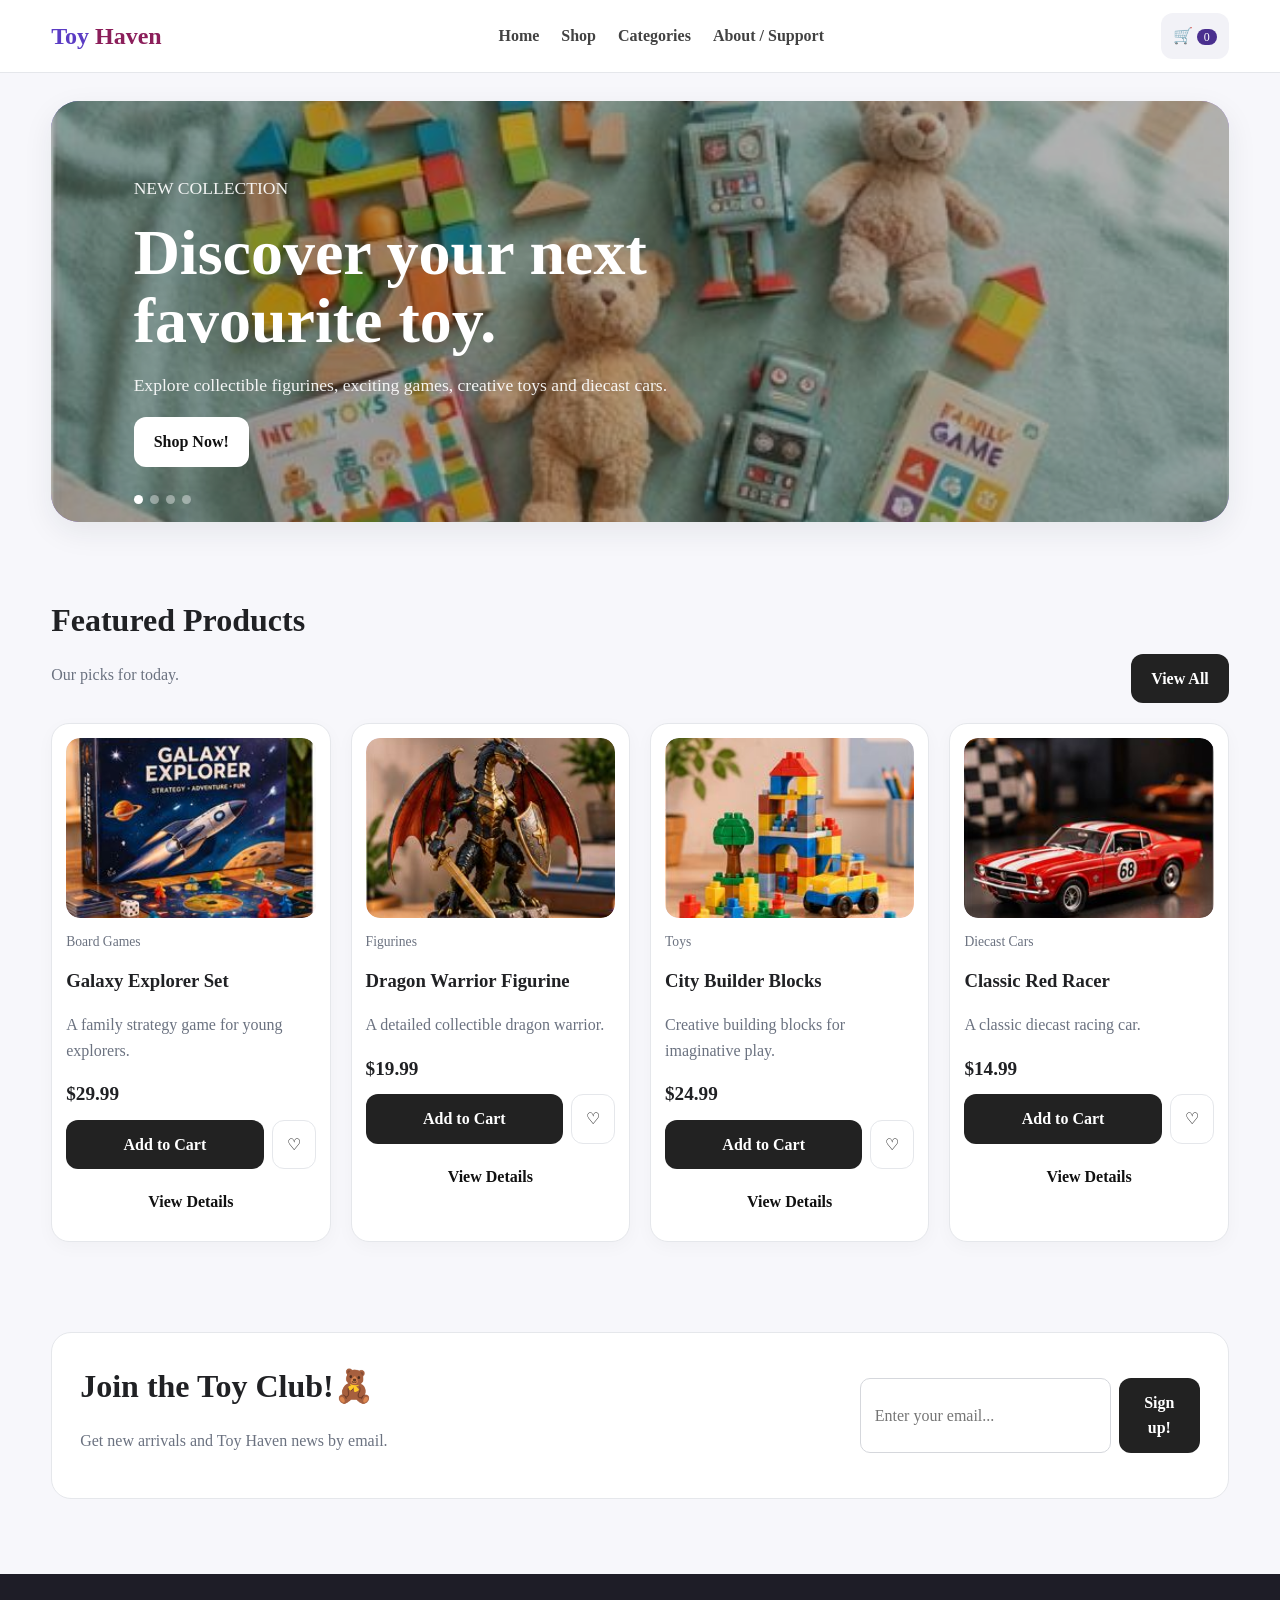
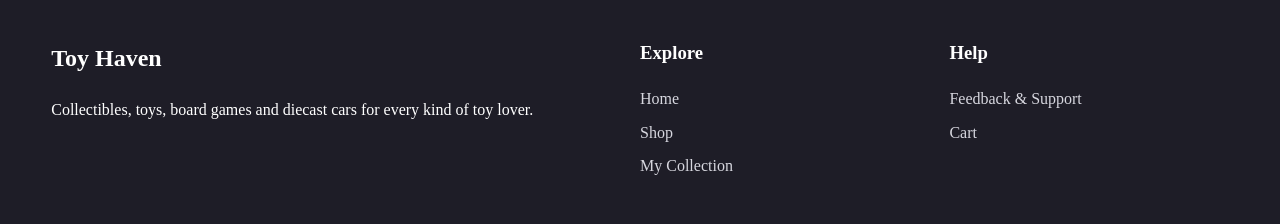
<file: index.html>
<!doctype html>
<html lang="en">

<head>
<meta charset="utf-8">
<meta name="viewport" content="width=device-width,initial-scale=1">
<meta name="description" content="Toy Haven collectible toys and games">
<meta name="theme-color" content="#5b3cc4">
<title>Home | Toy Haven</title>
<link rel="manifest" href="manifest.json">
<link rel="icon" href="favicon.svg" type="image/svg+xml">
<link rel="stylesheet" href="css/style.css">
</head>

<body data-page="home">
<header class="site-header">
    <div class="container navbar">
<a class="logo" href="index.html">Toy <span>Haven</span></a>
<button class="hamburger" id="hamburger" aria-label="Open menu">☰</button>

<nav class="nav-links" id="navLinks">
<a href="index.html">Home</a>
<a href="products.html">Shop</a>
<a href="products.html">Categories</a>
<a href="feedback.html">About / Support</a>
</nav>

<div class="nav-actions">
    <a href="cart.html" class="icon-btn">🛒 <span class="cart-count" data-cart-count>0</span></a>
</div>
</div>
</header> 

<main>
<div class="container">
    <!--first slide-->
<section class="hero">
<div class="hero-slide active hero-collection">
    <div class="hero-content">
    <p>NEW COLLECTION</p>
    <h1>Discover your next favourite toy.</h1>
    <p>Explore collectible figurines, exciting games, creative toys and diecast cars.</p>
    <a class="btn btn-light" href="products.html">Shop Now!</a>
</div></div>
<!--second slide-->
<div class="hero-slide hero-figurines">
    <div class="hero-content">
        <p>COLLECTIBLE FIGURINES</p>
        <h1>Build a collection you love.</h1>
        <p>Find characterful pieces made for collectors and fans.</p>
        <a class="btn btn-light" href="products.html">Explore Figurines</a>
    </div></div>
<!--third slide-->
<div class="hero-slide hero-boardgames">
    <div class="hero-content">
        <p>BOARD GAMES</p>
        <h1>Make game night memorable.</h1>
        <p>Family-friendly games packed with strategy and fun.</p>
        <a class="btn btn-light" href="products.html">Shop Games</a>
    </div></div>
    <!--fourth slide -->
<div class="hero-slide hero-diecast">
    <div class="hero-content">
        <p>DIECAST CARS</p>
        <h1>Small cars. Big adventures.</h1>
        <p>Discover classic and modern diecast favourites.</p>
        <a class="btn btn-light" href="products.html">View Cars</a>
    </div></div>
<div class="hero-dots">
    <button class="dot active" aria-label="slide 1"></button>
    <button class="dot" aria-label="slide 2"></button>
    <button class="dot" aria-label="slide 3"></button>
    <button class="dot" aria-label="slide 4"></button>
</div>
</section>

<section class="section">
    <div class="section-head">
        <div>
        <h2>Featured Products</h2>
        <p class="muted">Our picks for today.</p>
    </div>

    <a class="btn btn-dark" href="products.html">View All</a>
</div>
<div class="product-grid" id="productGrid"></div>
</section>

<section class="section">
    <div class="newsletter">
    <div>
    <h2>Join the Toy Club!🧸</h2>
    <p class="muted">Get new arrivals and Toy Haven news by email.</p>
</div>

<form id="newsletterForm">
    <input class="form-control" type="email" required placeholder="Enter your email..." aria-label="Email">
    <button class="btn btn-dark">Sign up!</button>
</form>
</div>
</section>
</div>
</main>

<footer>
    <div class="container footer-grid">
<div><h2>Toy Haven</h2><p>Collectibles, toys, board games and diecast cars for every kind of toy lover.</p></div>
<div><h3>Explore</h3><div class="footer-links"><a href="index.html">Home</a><a href="products.html">Shop</a><a href="wishlist.html">My Collection</a></div></div>
<div><h3>Help</h3><div class="footer-links"><a href="feedback.html">Feedback & Support</a><a href="cart.html">Cart</a></div></div>
</div>
</footer>
<div class="toast" aria-live="polite"></div>
<script src="js/products.js"></script><script src="js/app.js"></script>
</body>
</html>
</file>
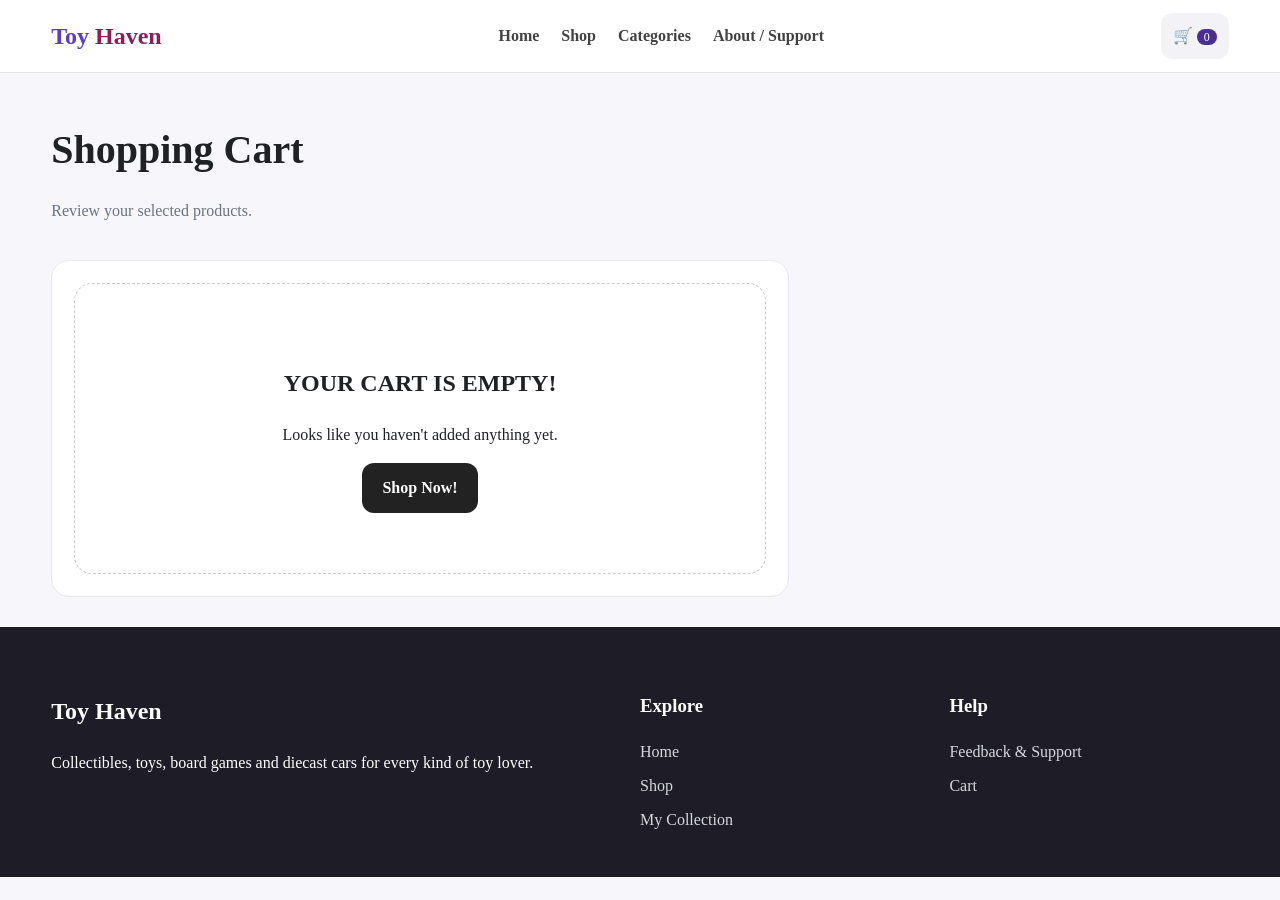
<file: cart.html>
<!doctype html>
<html lang="en">

<head>
<meta charset="utf-8">
<meta name="viewport" content="width=device-width,initial-scale=1">
<meta name="description" content="Toy Haven collectible toys and games">
<meta name="theme-color" content="#5b3cc4">
<title>Shopping Cart | Toy Haven</title>
<link rel="manifest" href="manifest.json">
<link rel="icon" href="favicon.svg" type="image/svg+xml">
<link rel="stylesheet" href="css/style.css">
</head>

<body data-page="cart">
<header class="site-header">
    <div class="container navbar">
<a class="logo" href="index.html">Toy <span>Haven</span></a>
<button class="hamburger" id="hamburger" aria-label="Open menu">☰</button>

<nav class="nav-links" id="navLinks">
<a href="index.html">Home</a>
<a href="products.html">Shop</a>
<a href="products.html">Categories</a>
<a href="feedback.html">About / Support</a>
</nav>

<div class="nav-actions">
    <a href="cart.html" class="icon-btn">🛒 <span class="cart-count" data-cart-count>0</span></a></div>
</div>
</header>

<main>
    <div class="container">
    <section class="page-title">
    <h1>Shopping Cart</h1>
    <p class="muted">Review your selected products.</p></section>
<div class="cart-layout"><section class="panel"><div id="cartItems"></div><div id="cartEmpty" class="empty" hidden><h2>YOUR CART IS EMPTY!</h2><p>Looks like you haven't added anything yet.</p><a class="btn btn-dark" href="products.html">Shop Now!</a></div></section>
<aside class="panel" id="cartSummary">
    <h2>Order Summary</h2>
    <div class="summary-row"><span>Sub total</span>
        <strong id="subtotal">$0.00</strong>
    </div>
    <div class="summary-row"><span>Delivery</span>
        <strong id="delivery">$0.00</strong></div>
        <div class="summary-row total"><span>Total</span>
            <strong id="total">$0.00</strong></div>
            <button class="btn btn-dark" style="width:100%;margin-top:12px" onclick="location.href='checkout.html'">Checkout</button>
            <button class="btn" style="width:100%;margin-top:8px;background:#eee" onclick="clearCart()">Clear Cart</button>
        </aside></div></div></main>

<footer>
    <div class="container footer-grid">
<div>
    <h2>Toy Haven</h2>
    <p>Collectibles, toys, board games and diecast cars for every kind of toy lover.</p></div>
<div><h3>Explore</h3>
    <div class="footer-links">
        <a href="index.html">Home</a>
        <a href="products.html">Shop</a>
        <a href="wishlist.html">My Collection</a>
    </div></div>
<div><h3>Help</h3><div class="footer-links"><a href="feedback.html">Feedback & Support</a><a href="cart.html">Cart</a></div></div>
</div></footer>
<div class="toast" aria-live="polite"></div>
<script src="js/products.js"></script><script src="js/app.js"></script>
</body>
</html>
</file>
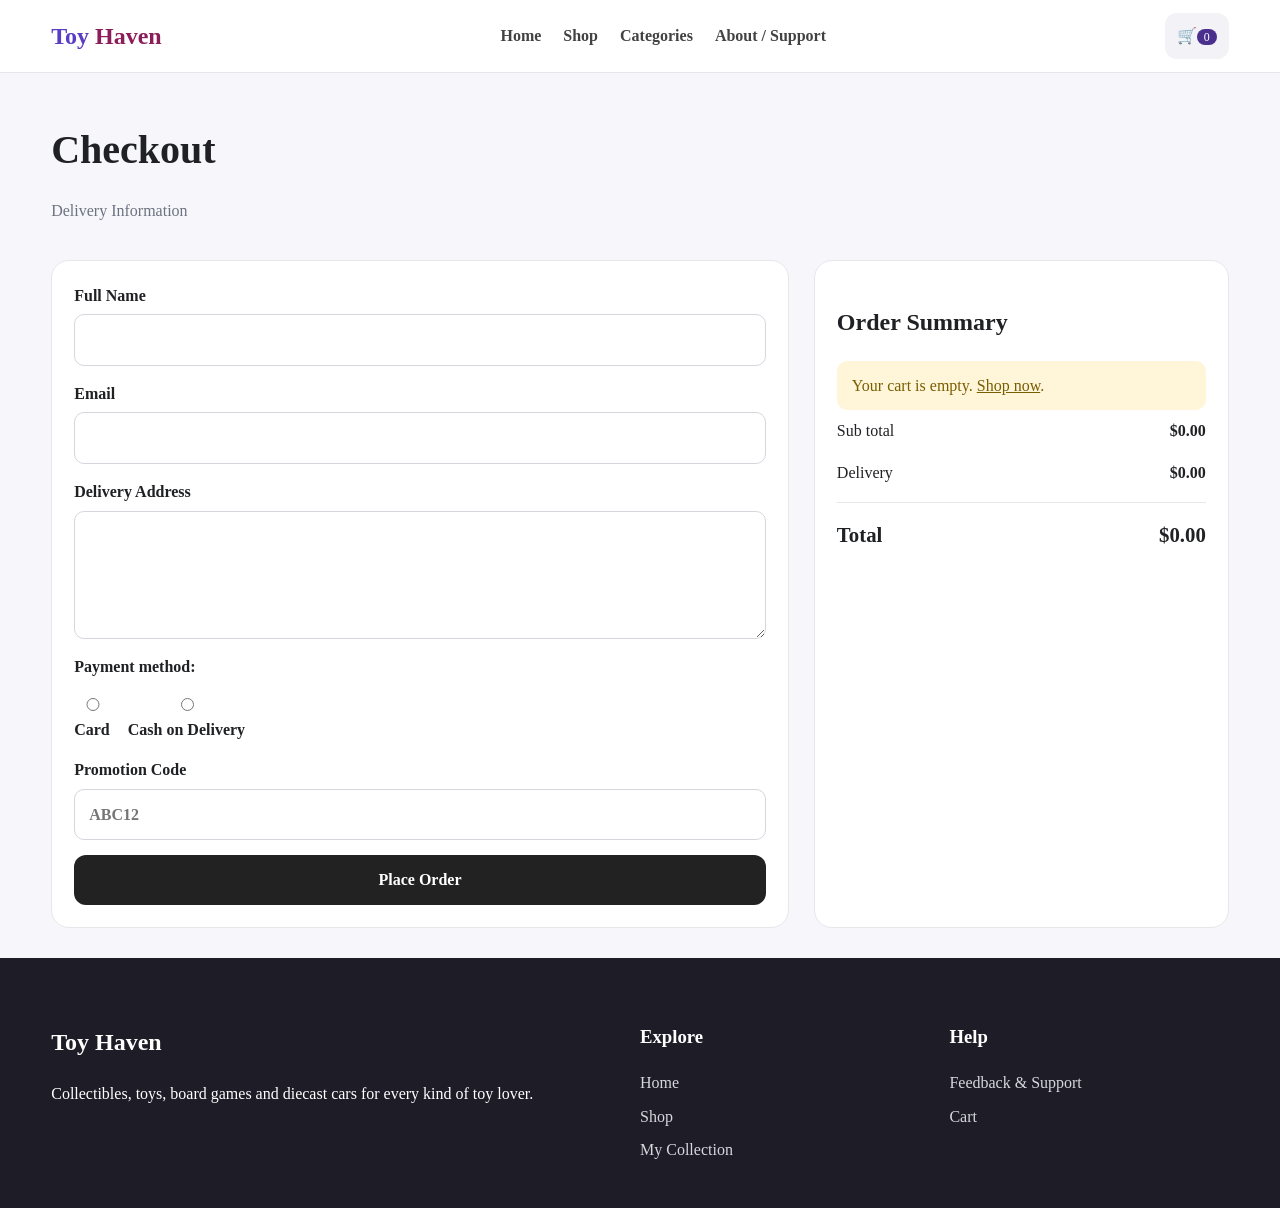
<file: checkout.html>
<!doctype html>
<html lang="en">
<head>
<meta charset="utf-8">
<meta name="viewport" content="width=device-width,initial-scale=1">
<meta name="description" content="Toy Haven collectible toys and games">
<meta name="theme-color" content="#5b3cc4">
<title>Checkout | Toy Haven</title>
<link rel="manifest" href="manifest.json">
<link rel="icon" href="favicon.svg" type="image/svg+xml">
<link rel="stylesheet" href="css/style.css">
</head>

<body data-page="checkout">

<header class="site-header"><div class="container navbar">
<a class="logo" href="index.html">Toy <span>Haven</span></a>
<button class="hamburger" id="hamburger" aria-label="Open menu">☰</button>
<nav class="nav-links" id="navLinks">
<a href="index.html">Home</a>
<a href="products.html">Shop</a>
<a href="products.html">Categories</a>
<a href="feedback.html">About / Support</a>
</nav>
<div class="nav-actions">
    <a href="cart.html" class="icon-btn">🛒<span class="cart-count" data-cart-count>0</span></a></div>
</div>
</header>

<main>
    <div class="container">
        <section class="page-title">
        <h1>Checkout</h1>
        <p class="muted">Delivery Information</p>
        </section>

<!--delivery info form -->
<div class="checkout-layout">
<section class="panel">
<form class="form-grid" onsubmit="placeOrder(event)">
<label>Full Name<input class="form-control" name="fullName" required minlength="2"></label>
<label>Email<input class="form-control" type="email" name="email" required></label>
<label>Delivery Address<textarea class="form-control" name="address" rows="4" required minlength="10"></textarea></label>
<label>Payment method:</label>
<div class="radio-row">
    <label><input type="radio" name="payment" value="Card" required> Card</label>
    <label><input type="radio" name="payment" value="COD"> Cash on Delivery</label></div>
    <label>Promotion Code<input class="form-control" name="promo" placeholder="ABC12"></label>
   <button class="btn btn-dark" type="submit">Place Order</button>
</form>
</section>

<aside class="panel">
    <h2>Order Summary</h2>
    <div id="checkoutProducts"></div>
    <div class="summary-row">
        <span>Sub total</span>
        <strong id="checkoutSubtotal">$0.00</strong>
    </div>
    <div class="summary-row">
        <span>Delivery</span>
        <strong id="checkoutDelivery">$0.00</strong>
    </div>
    <div class="summary-row total">
        <span>Total</span>
        <strong id="checkoutTotal">$0.00</strong>
    </div></aside></div></div>
</main>

<footer>
    <div class="container footer-grid">
<div>
    <h2>Toy Haven</h2><p>Collectibles, toys, board games and diecast cars for every kind of toy lover.</p>
</div>
<!--footer explore part-->
<div>
    <h3>Explore</h3>
    <div class="footer-links">
        <a href="index.html">Home</a>
        <a href="products.html">Shop</a>
        <a href="wishlist.html">My Collection</a>
    </div></div>

<div>
    <h3>Help</h3>
    <div class="footer-links">
        <a href="feedback.html">Feedback & Support</a>
        <a href="cart.html">Cart</a>
    </div></div>
</div>
</footer>

<div class="toast" aria-live="polite"></div>
<script src="js/products.js"></script>
<script src="js/app.js"></script>
</body>
</html>
</file>
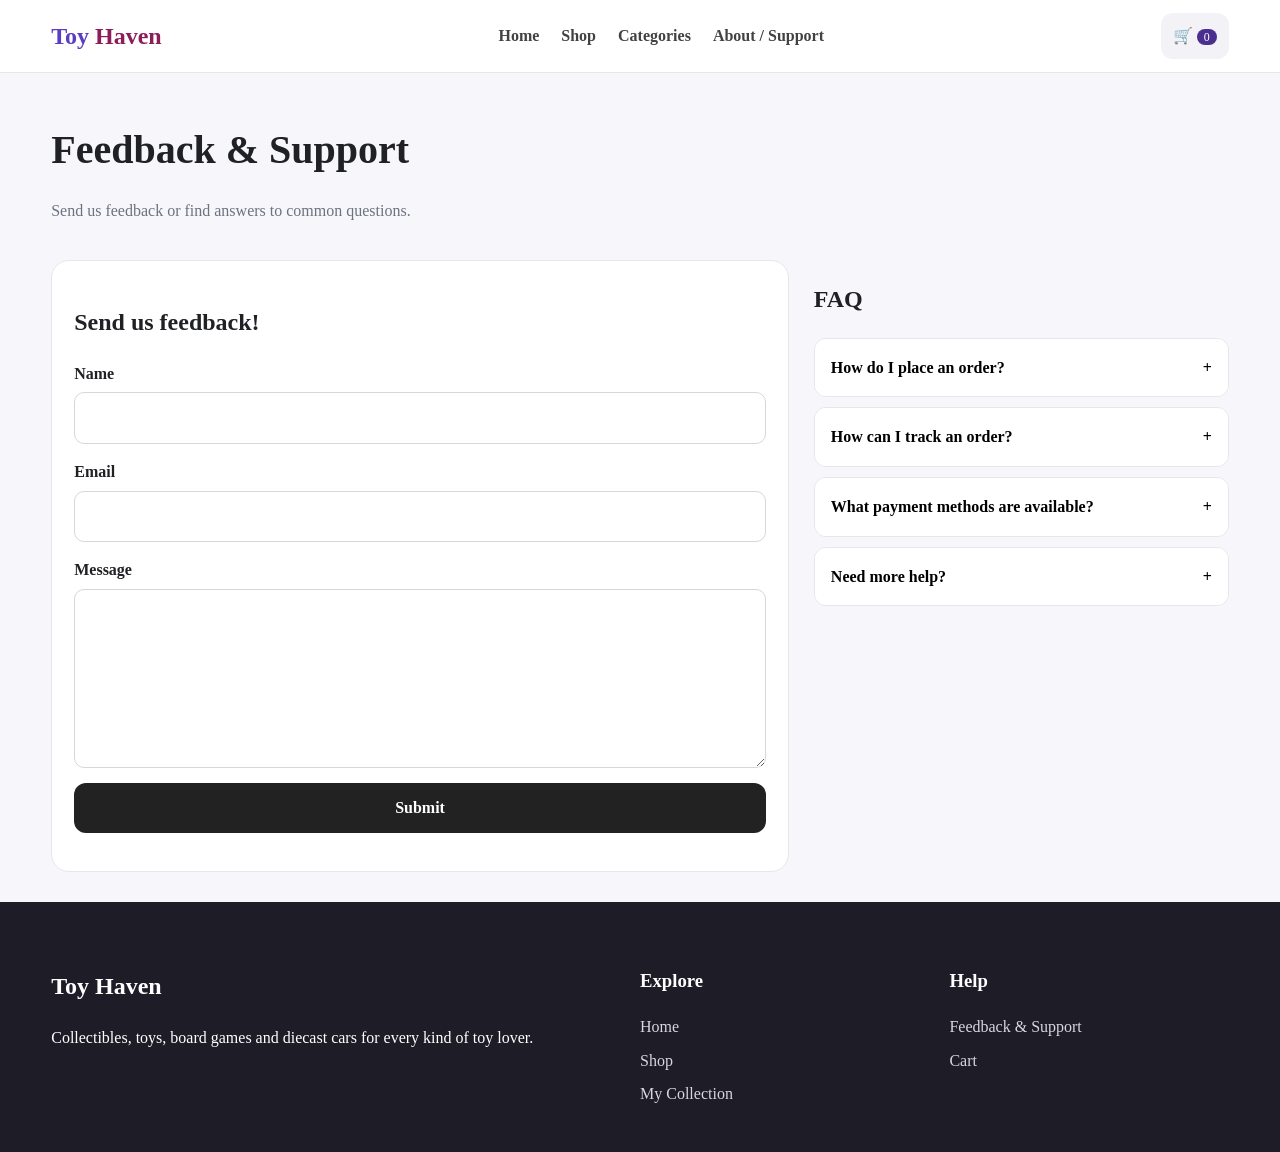
<file: feedback.html>
<!doctype html>
<html lang="en">
<head>
<meta charset="utf-8">
<meta name="viewport" content="width=device-width,initial-scale=1">
<meta name="description" content="Toy Haven collectible toys and games">
<meta name="theme-color" content="#5b3cc4">
<title>Feedback & Support | Toy Haven</title>
<link rel="manifest" href="manifest.json">
<link rel="icon" href="favicon.svg" type="image/svg+xml">
<link rel="stylesheet" href="css/style.css">
</head>

<body data-page="feedback">
<header class="site-header">
    <div class="container navbar">
<a class="logo" href="index.html">Toy <span>Haven</span></a>
<button class="hamburger" id="hamburger" aria-label="Open menu">☰</button>
<nav class="nav-links" id="navLinks">
<a href="index.html">Home</a>
<a href="products.html">Shop</a>
<a href="products.html">Categories</a>
<a href="feedback.html">About / Support</a>
</nav>

<div class="nav-actions">
    <a href="cart.html" class="icon-btn">🛒 <span class="cart-count" data-cart-count>0</span></a></div>
</div>
</header>

<main>
    <div class="container">
    <section class="page-title">
        <h1>Feedback & Support</h1>
        <p class="muted">Send us feedback or find answers to common questions.</p>
    </section>
<div class="checkout-layout">
    <section class="panel">
        <h2>Send us feedback!</h2>
        <form class="form-grid" id="feedbackForm">
            <label>Name<input class="form-control" name="name" required minlength="2"></label>
            <label>Email<input class="form-control" name="email" type="email" required></label>
            <label>Message<textarea class="form-control" name="message" rows="6" required minlength="10"></textarea></label>
            <button class="btn btn-dark">Submit</button>
        </form>
        
        <p id="feedbackMessage" class="muted" aria-live="polite"></p>
    </section>

<!--FAQ -->
<section>
    <h2>FAQ</h2><div class="faq">
        <button class="faq-q">How do I place an order? <span>+</span></button>
        <div class="faq-a">Add products to your cart, open Checkout, complete the form and place your order.</div>
    </div>
        <div class="faq">
            <button class="faq-q">How can I track an order? <span>+</span></button>
            <div class="faq-a">Use your order number when contacting Toy Haven support.</div>
        </div>
        <div class="faq">
            <button class="faq-q">What payment methods are available? <span>+</span></button>
            <div class="faq-a">This front-end simulation supports Card and Cash on Delivery.</div></div>
            <div class="faq"><button class="faq-q">Need more help? <span>+</span></button>
                <div class="faq-a">Email support@toyhaven.com.</div>
            </div>
        </section></div></div>
    </main>

<footer>
<div class="container footer-grid">
<div><h2>Toy Haven</h2><p>Collectibles, toys, board games and diecast cars for every kind of toy lover.</p></div>
<div><h3>Explore</h3><div class="footer-links"><a href="index.html">Home</a><a href="products.html">Shop</a><a href="wishlist.html">My Collection</a></div></div>
<div><h3>Help</h3><div class="footer-links"><a href="feedback.html">Feedback & Support</a><a href="cart.html">Cart</a></div></div>
</div>
</footer>

<div class="toast" aria-live="polite"></div>
<script src="js/products.js"></script><script src="js/app.js"></script>
</body></html>
</file>
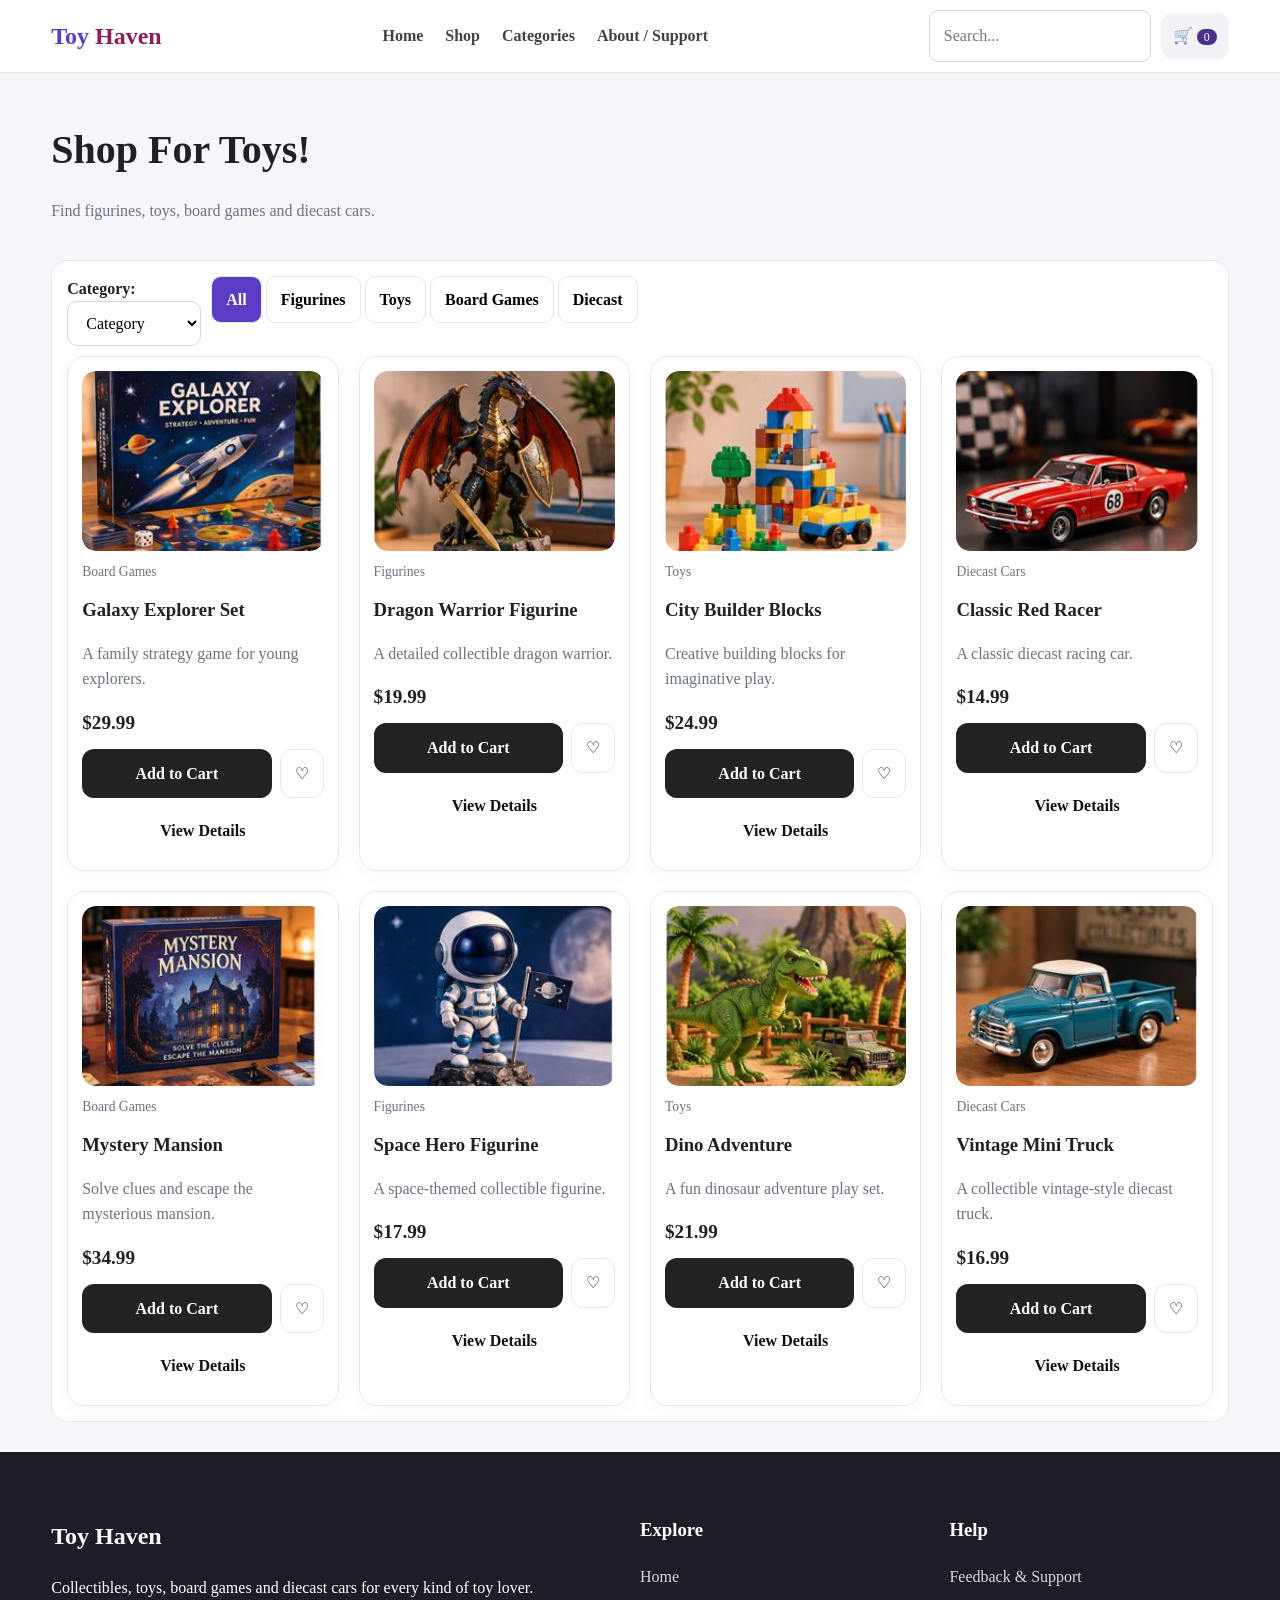
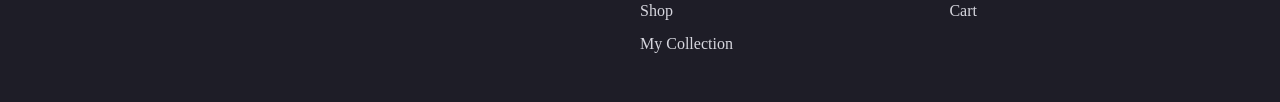
<file: products.html>
<html lang="en">
<head>
    <meta charset="UTF-8">
    <meta name="viewport" content="width=device-width,initial-scale=1">
    <meta name="description" content="Toy Haven collectible toys and games">
    <meta name="theme-color" content="#5b3cc4">
    <title>Shop | Toy Haven</title>
<link rel="manifest" href="manifest.json">
<link rel="icon" href="favicon.svg" type="image/svg+xml">
<link rel="stylesheet" href="css/style.css">
</head>

<body data-page="products">

<header class="site-header">
    <div class="container navbar">
    <!--logo-->
    <a class="logo" href="index.html">Toy <span>Haven</span></a>

      <!-- main navigation-->
    <nav class="nav-links" id="navLinks">
       <a href="index.html">Home</a>
       <a href="products.html">Shop</a>
       <a href="products.html">Categories</a>
       <a href="feedback.html">About / Support</a>
    </nav>
    <!-- search/logn/ cart-->
     <div class="nav-actions">
    <div class="nav-search">
      <input id="searchInput" class="form-control search-input" type="search" placeholder="Search..." aria-label="Search products">  
    </div>
    <a href="cart.html" class="icon-btn">🛒 <span class="cart-count" data-cart-count>0</span></a>
    <!--Hamburger for mobile -->
    <button class="hamburger" id="hamburger" aria-label="Open menu">☰</button>

    </div>
   </div>
</header>

<main>
<div class="container">
    <!-- page title -->
    <section class="page-title">
        <h1>Shop For Toys!</h1>
        <p class="muted">Find figurines, toys, board games and diecast cars.</p>
    </section>

    <!-- cateogry filter bar -->
<div class="toolbar category-bar">
    <div class="category-select=wrap">
        <label for="categorySelect" class="visually-hidden">Category:</label>
        <select id="categorySelect" class="form-control category-select" aria-label="Filter by category">
            <option value="All">Category</option>
            <option value="All">All</option>
            <option value="Figurines">Figurines</option>
            <option value="Toys">Toys</option>
            <option value="Board Games">Board games</option>
            <option value="Diecast Cars">Diecast</option>
             </select>
            </div>
<div class="filter-buttons">
   <button class="filter-btn active" data-category="All">All</button>
   <button class="filter-btn" data-category="Figurines">Figurines</button>
   <button class="filter-btn" data-category="Toys">Toys</button>
   <button class="filter-btn" data-category="Board Games">Board Games</button>
   <button class="filter-btn" data-category="Diecast Cars">Diecast</button>
</div>

<!--Product grid -->
<div class="product-grid" id="productGrid"></div>
</div>

<div class="modal" id="productModal"><div class="modal-box"><button class="close"></button>
    <div class="modal-content"></div>
  </div>
</div>
</main>

<footer><div class="container footer-grid">
<div>
    <h2>Toy Haven</h2>
    <p>Collectibles, toys, board games and diecast cars for every kind of toy lover.</p>
</div>
<div>
    <h3>Explore</h3>
    <div class="footer-links">
        <a href="index.html">Home</a>
        <a href="products.html">Shop</a>
        <a href="wishlist.html">My Collection</a>
    </div></div>
<div>
    <h3>Help</h3>
    <div class="footer-links">
        <a href="feedback.html">Feedback & Support</a>
        <a href="cart.html">Cart</a>
    </div></div>
</div>
</footer>

<div class="toast" aria-live="polite"></div>
<script src="js/products.js"></script>
<script src="js/app.js"></script>
</body>
</html>
</file>
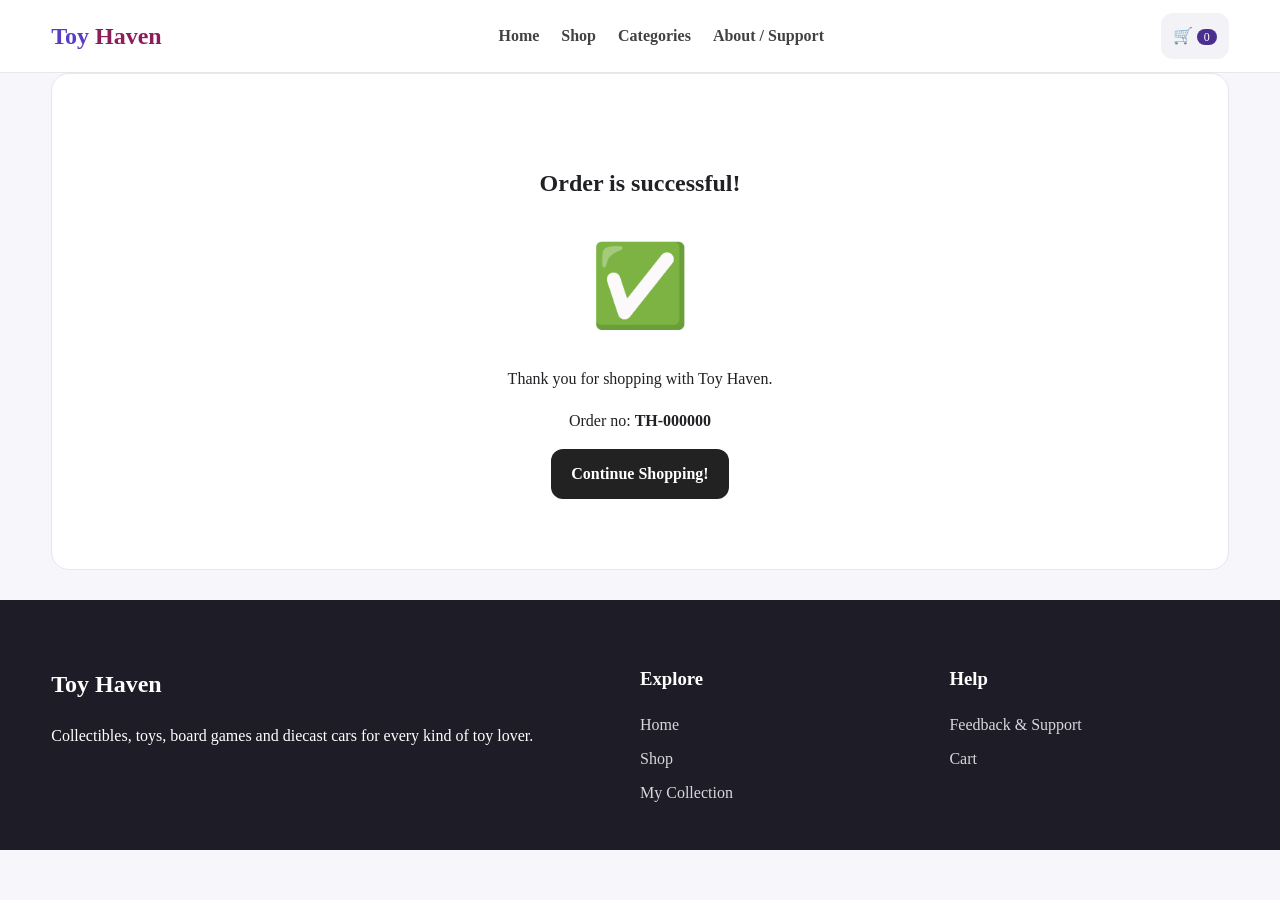
<file: success.html>
<!doctype html>
<html lang="en">

<head>
<meta charset="utf-8">
<meta name="viewport" content="width=device-width,initial-scale=1">
<meta name="description" content="Toy Haven collectible toys and games">
<meta name="theme-color" content="#5b3cc4">
<title>Successful Order | Toy Haven</title>
<link rel="manifest" href="manifest.json">
<link rel="icon" href="favicon.svg" type="image/svg+xml">
<link rel="stylesheet" href="css/style.css">
</head>

<body data-page="success">
<header class="site-header">
    <div class="container navbar">
    <a class="logo" href="index.html">Toy <span>Haven</span></a>
    <button class="hamburger" id="hamburger" aria-label="Open menu">☰</button>

<nav class="nav-links" id="navLinks">
<a href="index.html">Home</a>
<a href="products.html">Shop</a>
<a href="products.html">Categories</a>
<a href="feedback.html">About / Support</a>
</nav>

<div class="nav-actions">
    <a href="cart.html" class="icon-btn">🛒 <span class="cart-count" data-cart-count>0</span></a></div>
</div></header>
<main>
    <div class="container">
        <section class="panel success-box">
            <h1>Order is successful!</h1>
            <div class="success-icon">✅</div>
            <p>Thank you for shopping with Toy Haven.</p>
            <p>Order no: <strong id="orderNumber">TH-000000</strong></p>
            <a class="btn btn-dark" href="products.html">Continue Shopping!</a>
        </section></div></main>

<footer><div class="container footer-grid">
<div>
    <h2>Toy Haven</h2>
    <p>Collectibles, toys, board games and diecast cars for every kind of toy lover.</p>
</div>
<div><h3>Explore</h3><div class="footer-links"><a href="index.html">Home</a><a href="products.html">Shop</a><a href="wishlist.html">My Collection</a></div></div>
<div><h3>Help</h3><div class="footer-links"><a href="feedback.html">Feedback & Support</a><a href="cart.html">Cart</a></div></div>
</div></footer>
<div class="toast" aria-live="polite"></div>
<script src="js/products.js"></script><script src="js/app.js"></script>
</body>
</html>
</file>
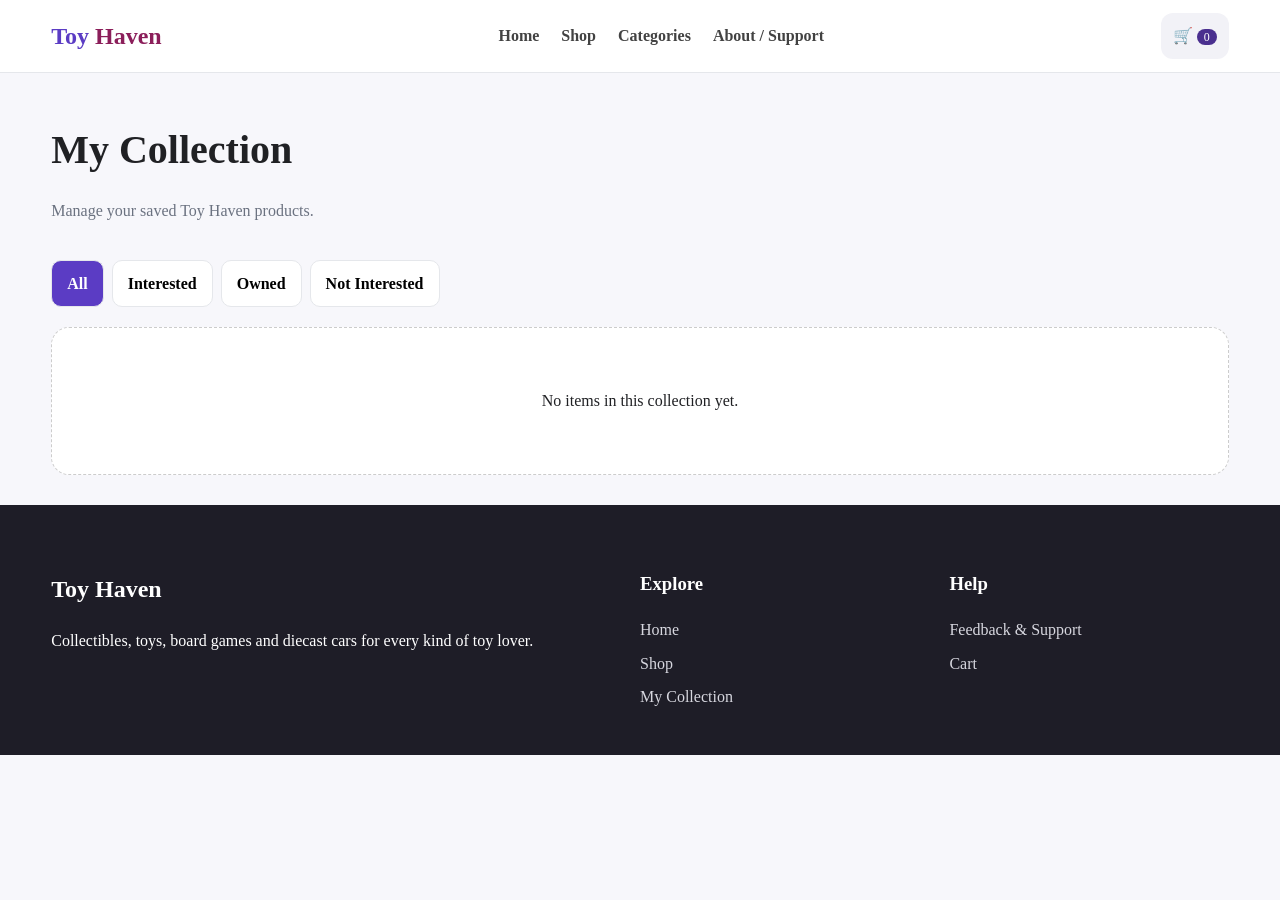
<file: wishlist.html>
<!doctype html>
<html lang="en">
<head>
<meta charset="utf-8">
<meta name="viewport" content="width=device-width,initial-scale=1">
<meta name="description" content="Toy Haven collectible toys and games">
<meta name="theme-color" content="#5b3cc4">
<title>My Collection | Toy Haven</title>
<link rel="manifest" href="manifest.json">
<link rel="icon" href="favicon.svg" type="image/svg+xml">
<link rel="stylesheet" href="css/style.css">
</head>

<body data-page="wishlist">
<header class="site-header">
    <div class="container navbar">
<a class="logo" href="index.html">Toy <span>Haven</span></a>
<button class="hamburger" id="hamburger" aria-label="Open menu">☰</button>
<nav class="nav-links" id="navLinks">
<a href="index.html">Home</a>
    <a href="products.html">Shop</a>
    <a href="products.html">Categories</a>
    <a href="feedback.html">About / Support</a>
</nav>

<div class="nav-actions">
    <a href="cart.html" class="icon-btn">🛒 <span class="cart-count" data-cart-count>0</span></a></div>
</div>
</header>

<main>
<div class="container">
    <section class="page-title">
        <h1>My Collection</h1>
        <p class="muted">Manage your saved Toy Haven products.</p>
    </section>

<div class="collection-tabs">
    <button class="tab active" onclick="document.querySelectorAll('.tab').forEach(x=>x.classList.remove('active'));this.classList.add('active');renderWishlist('All')">All</button>
    <button class="tab" onclick="document.querySelectorAll('.tab').forEach(x=>x.classList.remove('active'));this.classList.add('active');renderWishlist('Interested')">Interested</button>
    <button class="tab" onclick="document.querySelectorAll('.tab').forEach(x=>x.classList.remove('active'));this.classList.add('active');renderWishlist('Owned')">Owned</button>
    <button class="tab" onclick="document.querySelectorAll('.tab').forEach(x=>x.classList.remove('active'));this.classList.add('active');renderWishlist('Not Interested')">Not Interested</button></div>
<div class="product-grid" id="wishlistGrid"></div></div></main>

<footer>
    <div class="container footer-grid">
<div><h2>Toy Haven</h2><p>Collectibles, toys, board games and diecast cars for every kind of toy lover.</p></div>
<div><h3>Explore</h3><div class="footer-links"><a href="index.html">Home</a><a href="products.html">Shop</a><a href="wishlist.html">My Collection</a></div></div>
<div><h3>Help</h3><div class="footer-links"><a href="feedback.html">Feedback & Support</a><a href="cart.html">Cart</a></div></div>
</div></footer>

<div class="toast" aria-live="polite"></div>
<script src="js/products.js"></script><script src="js/app.js"></script>
</body>
</html>
</file>
<file: css/style.css>
:root{
  --primary:#5b3cc4;
  --primary-dark:#42279b;
  --accent:#ffb703;
  --pink:#ff6b9d;
  --bg:#f7f7fb;
  --card:#ffffff;
  --text:#202124;
  --muted:#6b7280;
  --border:#e5e7eb;
  --success:#168a45;
  --shadow:0 10px 30px rgba(31,35,48,.08);
}

*{box-sizing:border-box}
html{
  scroll-behavior:smooth}

body{margin:0;
  font-family:Inter,Arialsans-serif;
  background:var(--bg);
  color:var(--text);
  line-height:1.6}

a{text-decoration:none;
  color:inherit}

button,input,textarea,select{font:inherit}

button{cursor:pointer}

.container{width:min(1180px,92%);
  margin:auto}
.site-header{position:sticky;
  top:0;z-index:50;
  background:#fff;
  border-bottom:1px solid var(--border)}

.navbar{min-height:72px;
  display:flex;
  align-items:center;
  justify-content:space-between;
  gap:20px}

.logo{font-size:1.5rem;
  font-weight:900;
  color:var(--primary)}

.logo span{color:#8b1e5a;}

.nav-links{display:flex;
  align-items:center;
  gap:22px}

.nav-links a{font-weight:700;
  color:#424242}

.nav-links a:hover{color:var(--primary)}

.nav-actions{display:flex;
  align-items:center;
  gap:10px}

.icon-btn,.hamburger{border:0;
  background:#f2f2f7;
  border-radius:12px;
  padding:10px 12px}

.hamburger{display:none}

.cart-count{background:#4a2f8f;
  color:#fff;
  border-radius:999px;
  padding:1px 7px;
  font-size:.75rem}
.hero{margin:28px auto;
  min-height:360px;
  border-radius:28px;
  overflow:hidden;
  position:relative;
  background:linear-gradient(135deg,#5b3cc4,#9b67e8);
  color:#fff;
  box-shadow:var(--shadow)}

.hero-slide{display:none;
  min-height:360px;
  padding:55px 7%;
  align-items:center}

.hero-slide.active{display:flex;
  animation:fade .5s ease}

/* Hero promotional images */

.hero-collection {
    background-image: url("../images/hero-collection.jpg");
    background-size: cover;
    background-position: center;
    background-repeat: no-repeat;
}

.hero-figurines {
    background-image: url("../images/hero-figurines.jpg");
    background-size: cover;
    background-position: center;
    background-repeat: no-repeat;
}

.hero-boardgames {
    background-image: url("../images/hero-boardgames.jpg");
    background-size: cover;
    background-position: center;
    background-repeat: no-repeat;
}

.hero-diecast {
    background-image: url("../images/hero-diecast.jpg");
    background-size: cover;
    background-position: center;
    background-repeat: no-repeat;
}

/* Dark overlay for better text readability */

.hero-collection::before,
.hero-figurines::before,
.hero-boardgames::before,
.hero-diecast::before {
    content: "";
    position: absolute;
    inset: 0;
    background: rgba(0, 0, 0, 0.30);
}

.hero-content{
  max-width:600px;
  position:relative;
  z-index:2;
}

.hero h1{font-size:clamp(2.2rem,5vw,4rem);
  line-height:1.05;
  margin:0 0 15px;
 color: #ffffff;}

.hero p{font-size:1.1rem;
  opacity:.92;
color:#ffffff;}

.btn{display:inline-flex;
  align-items:center;
  justify-content:center;
  border:0;
  border-radius:12px;
  padding:12px 20px;
  font-weight:800;
  transition:.2s;
  gap:8px}

.btn:hover{transform:translateY(-2px)}

.btn-primary{background:var(--accent);
  color:#171717}

.btn-dark{background:#222;
  color:#fff}

.btn-light{
  background:#ffffff;
  color: #111111;
}

.hero-dots{position:absolute;
  bottom:18px;left:7%;
  display:flex;
  gap:7px}

.dot{width:9px;
  height:9px;
  border:0;
  border-radius:50%;
  background:#ffffff66;
  padding:0}

.dot.active{background:#fff}

.section{padding:45px 0}

.section-head{display:flex;
  align-items:end;
  justify-content:space-between;
  gap:15px;
  margin-bottom:20px}

.section h2{margin:0;
  font-size:2rem}

.muted{
  color: #ffffff;
  color:var(--muted)}

/*product image styling*/
.product-image {
  width: 100%;
  height: 180px;
  overflow: hidden;
  border-radius: 14px;
  background: linear-gradient(135deg, #eee8ff, #fff2f7);
  margin-bottom: 10px;
}

.product-image img {
  width: 100%;
  height: 100%;
  object-fit: cover;
  object-position: center;
  display: block;
  border-radius: 14px;
}
/* Mini image in cart */
.mini-image {
  width: 70px;
  height: 70px;
  overflow: hidden;
  border-radius: 8px;
  flex-shrink: 0;
  background: linear-gradient(135deg, #eee8ff, #fff2f7);
}

.mini-image img {
  width: 100%;
  height: 100%;
  object-fit: cover;
  object-position: center;
  display: block;
  border-radius: 8px;
}

.product-grid {
  display: grid;
  grid-template-columns: repeat(4, 1fr);
  gap: 20px;
}

.product-card {
  background: var(--card);
  border: 1px solid var(--border);
  border-radius: 18px;
  padding: 14px;
  box-shadow: 0 5px 18px rgba(0, 0, 0, .03);
  transition: .25s;
}

.product-card:hover {
  transform: translateY(-5px);
  box-shadow: var(--shadow);
}

.product-card h3 {
  margin: 12px 0 3px;
}

.category{
  font-size:.85rem;
  color:var(--muted)}

.price{
  font-size:1.2rem;
  font-weight:900;
  margin:10px 0}

.card-actions{
  display:flex;
  gap:8px}

.card-actions .btn{flex:1}

.wishlist-btn{width:44px;
  border:1px solid var(--border);
  border-radius:12px;
  background:#fff}

.newsletter{background:#fff;
  border:1px solid var(--border);
  border-radius:20px;
  padding:28px;
  display:flex;
  justify-content:space-between;
  align-items:center;
  gap:20px}

.newsletter form{display:flex;
  gap:8px;
  min-width:340px}

.form-control{width:100%;
  padding:12px 14px;
  border:1px solid #d5d7dc;
  border-radius:10px;
  background:#fff;
  outline:none}

.form-control:focus{border-color:var(--primary);
  box-shadow:0 0 0 3px #5b3cc422}

footer{background:#1e1d27;
  color:#fff;
  margin-top:30px;
  padding:45px 0}

.footer-grid{display:grid;
  grid-template-columns:2fr 1fr 1fr;gap:30px}

.footer-links{display:grid;gap:8px;color:#d7d7df}

.page-title{padding:45px 0 20px}

.page-title h1{font-size:2.5rem;margin:0}

.toolbar{
  background:#fff;
  border:1px solid var(--border);
  padding:15px;
  border-radius:16px;
  display:flex;
  gap:10px;
  flex-wrap:wrap;
  margin-bottom:25px}

.toolbar input{
  flex:1;
  min-width:220px}

.filter-btn{
  border:1px solid var(--border);
  background:#fff;
  border-radius:10px;
  padding:10px 14px;
  font-weight:700}

.filter-btn.active{background:var(--primary);
  color:#fff}

.empty{padding:60px 20px;
  text-align:center;
  background:#fff;
  border-radius:18px;
  border:1px dashed #ccc}

.cart-layout,.checkout-layout{display:grid;
  grid-template-columns:1.6fr .9fr;
  gap:25px}

.panel{background:#fff;
  border:1px solid var(--border);
  border-radius:18px;
  padding:22px}

.cart-item{display:grid;
  grid-template-columns:80px 1fr auto;
  gap:15px;
  align-items:center;
  border-bottom:1px solid var(--border);
  padding:15px 0}

.cart-item:last-child{border-bottom:0}

.mini-image{height:70px;
  border-radius:12px;
  background:#f1edff;
  display:flex;
  align-items:center;
  justify-content:center;
  font-size:2.2rem}

.qty{display:flex;
  align-items:center;
  gap:8px}

.qty button{border:1px solid var(--border);
  background:#fff;
  border-radius:8px;
  width:30px;
  height:30px}

.summary-row{display:flex;
  justify-content:space-between;
  padding:8px 0}

.total{font-size:1.3rem;
  font-weight:900;
  border-top:1px solid var(--border);
  margin-top:8px;
  padding-top:15px}

.form-grid{display:grid;
  gap:15px}

label{font-weight:800;display:grid;gap:6px}
.radio-row{display:flex;gap:18px}
.notice{padding:12px 15px;
  border-radius:10px;
  background:#fff6d9;
  color:#795d00}

.success-box{text-align:center;
  padding:70px 20px}

.success-icon{font-size:5rem;animation:pop .5s ease}
.collection-tabs{display:flex;gap:8px;flex-wrap:wrap;margin-bottom:20px}
.tab{border:1px solid var(--border);
  background:#fff;
  border-radius:10px;
  padding:10px 15px;
  font-weight:800}

.tab.active{background:var(--primary);color:#fff}
.status-select{padding:9px;border:1px solid var(--border);border-radius:9px}
.faq{border:1px solid var(--border);
  border-radius:12px;
  background:#fff;
  margin:10px 0;
  overflow:hidden}

.faq-q{width:100%;
  text-align:left;
  border:0;
  background:#fff;
  padding:16px;
  font-weight:800;
  display:flex;
  justify-content:space-between}

.faq-a{display:none;padding:0 16px 16px;color:var(--muted)}
.faq.open .faq-a{display:block}
.toast{position:fixed;
  right:20px;
  bottom:20px;
  background:#222;
  color:#fff;
  padding:13px 17px;
  border-radius:12px;
  opacity:0;
  transform:translateY(15px);
  pointer-events:none;
  transition:.25s;
  z-index:100}

.toast.show{opacity:1;transform:none}
.reveal{opacity:0;transform:translateY(20px);transition:.6s}
.reveal.visible{opacity:1;transform:none}
.modal{display:none;
  position:fixed;
  inset:0;
  background:#0008;
  z-index:90;
  align-items:center;
  justify-content:center;
  padding:20px}

.modal.show{display:flex}
.modal-box{background:#fff;
  border-radius:20px;
  max-width:520px;
  width:100%;
  padding:25px;
  position:relative}

.close{position:absolute;
  right:15px;
  top:12px;
  border:0;
  background:#eee;
  border-radius:50%;
  width:35px;
  height:35px}

@keyframes fade{from{opacity:0}to{opacity:1}}

@keyframes pop{0%{transform:scale(.5)}100%{transform:scale(1)}}

@media(max-width:900px){
 .product-grid{grid-template-columns:repeat(2,1fr)}
 .cart-layout,.checkout-layout{grid-template-columns:1fr}
 .footer-grid{grid-template-columns:1fr 1fr}
}

@media(max-width:680px){
 .navbar{min-height:64px}
 .hamburger{display:block}
 .nav-links{display:none;position:absolute;top:64px;left:0;right:0;background:#fff;border-bottom:1px solid var(--border);padding:15px;flex-direction:column;align-items:stretch}
 .nav-links.open{display:flex}

 .hero,.hero-slide{min-height:430px}

 .hero-slide{padding:35px 7%;align-items:flex-start}
 .product-grid{grid-template-columns:1fr 1fr;gap:12px}
 .product-image{height:135px;font-size:3.5rem}
 .product-card{padding:10px}
 .card-actions .btn{padding:10px 7px;font-size:.8rem}
 .newsletter{display:block}
 .newsletter form{min-width:0;margin-top:15px}
 .footer-grid{grid-template-columns:1fr}
 .cart-item{grid-template-columns:60px 1fr}
 .cart-item>.item-price{grid-column:2}
}

@media(max-width:420px){
 .product-grid{grid-template-columns:1fr}
 .product-image{height:180px}
 .newsletter form{display:block}
 .newsletter form .btn{width:100%;margin-top:8px}
}
</file>
